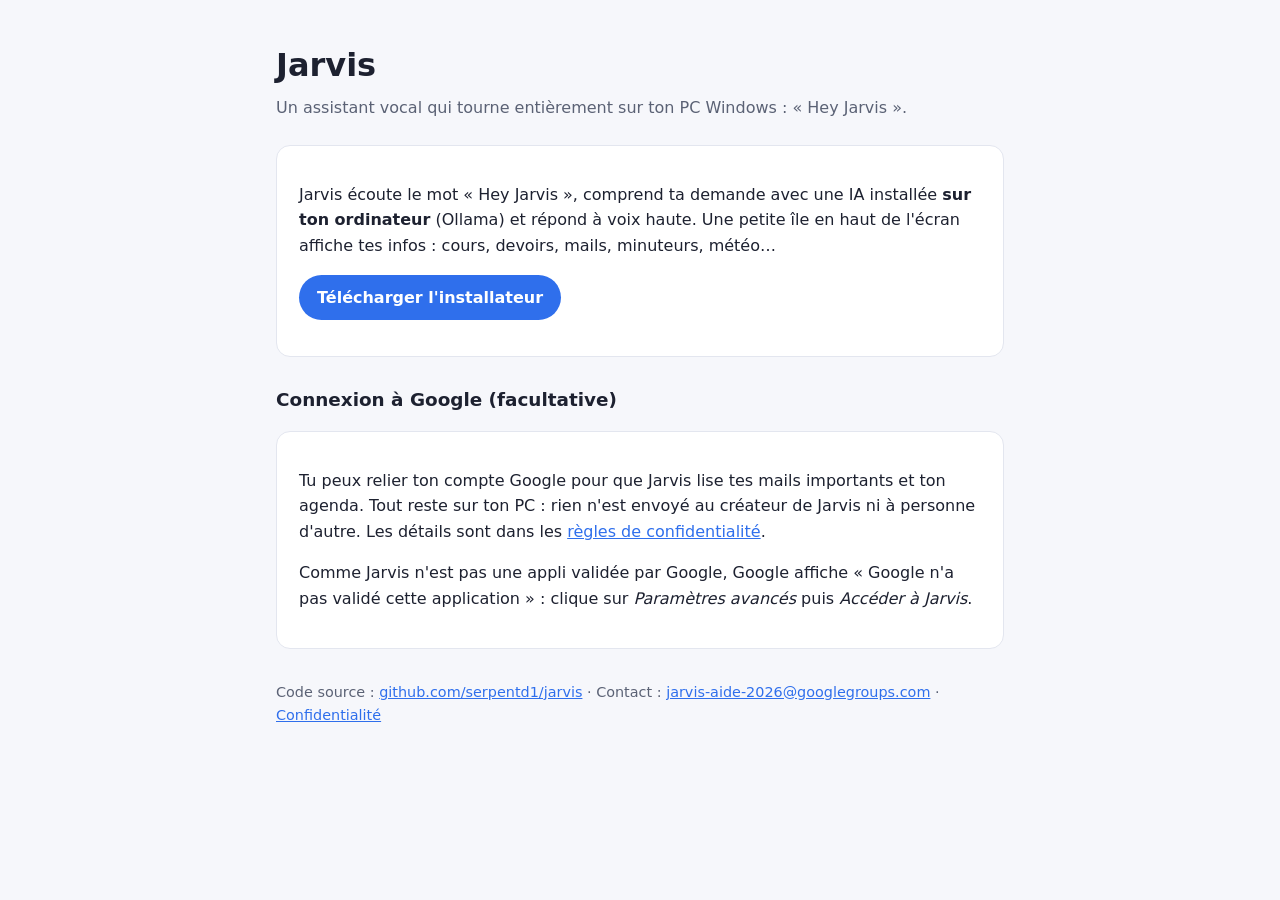
<file: docs/index.html>
<!doctype html>
<html lang="fr">
<head>
<meta charset="utf-8"><meta name="viewport" content="width=device-width,initial-scale=1">
<title>Jarvis</title>
<meta name="description" content="Jarvis, assistant vocal qui fonctionne entièrement sur ton PC Windows.">
<link rel="stylesheet" href="style.css">
</head>
<body><main>
<h1>Jarvis</h1>
<p class="sous">Un assistant vocal qui tourne entièrement sur ton PC Windows : « Hey Jarvis ».</p>
<div class="carte">
<p>Jarvis écoute le mot « Hey Jarvis », comprend ta demande avec une IA installée <strong>sur ton ordinateur</strong> (Ollama) et répond à voix haute. Une petite île en haut de l'écran affiche tes infos : cours, devoirs, mails, minuteurs, météo…</p>
<p><a class="bouton" href="https://github.com/serpentd1/jarvis/releases/latest">Télécharger l'installateur</a></p>
</div>
<h2>Connexion à Google (facultative)</h2>
<div class="carte">
<p>Tu peux relier ton compte Google pour que Jarvis lise tes mails importants et ton agenda. Tout reste sur ton PC : rien n'est envoyé au créateur de Jarvis ni à personne d'autre. Les détails sont dans les <a href="confidentialite.html">règles de confidentialité</a>.</p>
<p>Comme Jarvis n'est pas une appli validée par Google, Google affiche « Google n'a pas validé cette application » : clique sur <em>Paramètres avancés</em> puis <em>Accéder à Jarvis</em>.</p>
</div>
<footer>Code source : <a href="https://github.com/serpentd1/jarvis">github.com/serpentd1/jarvis</a> · Contact : <a href="mailto:jarvis-aide-2026@googlegroups.com">jarvis-aide-2026@googlegroups.com</a> · <a href="confidentialite.html">Confidentialité</a></footer>
</main></body>
</html>
</file>
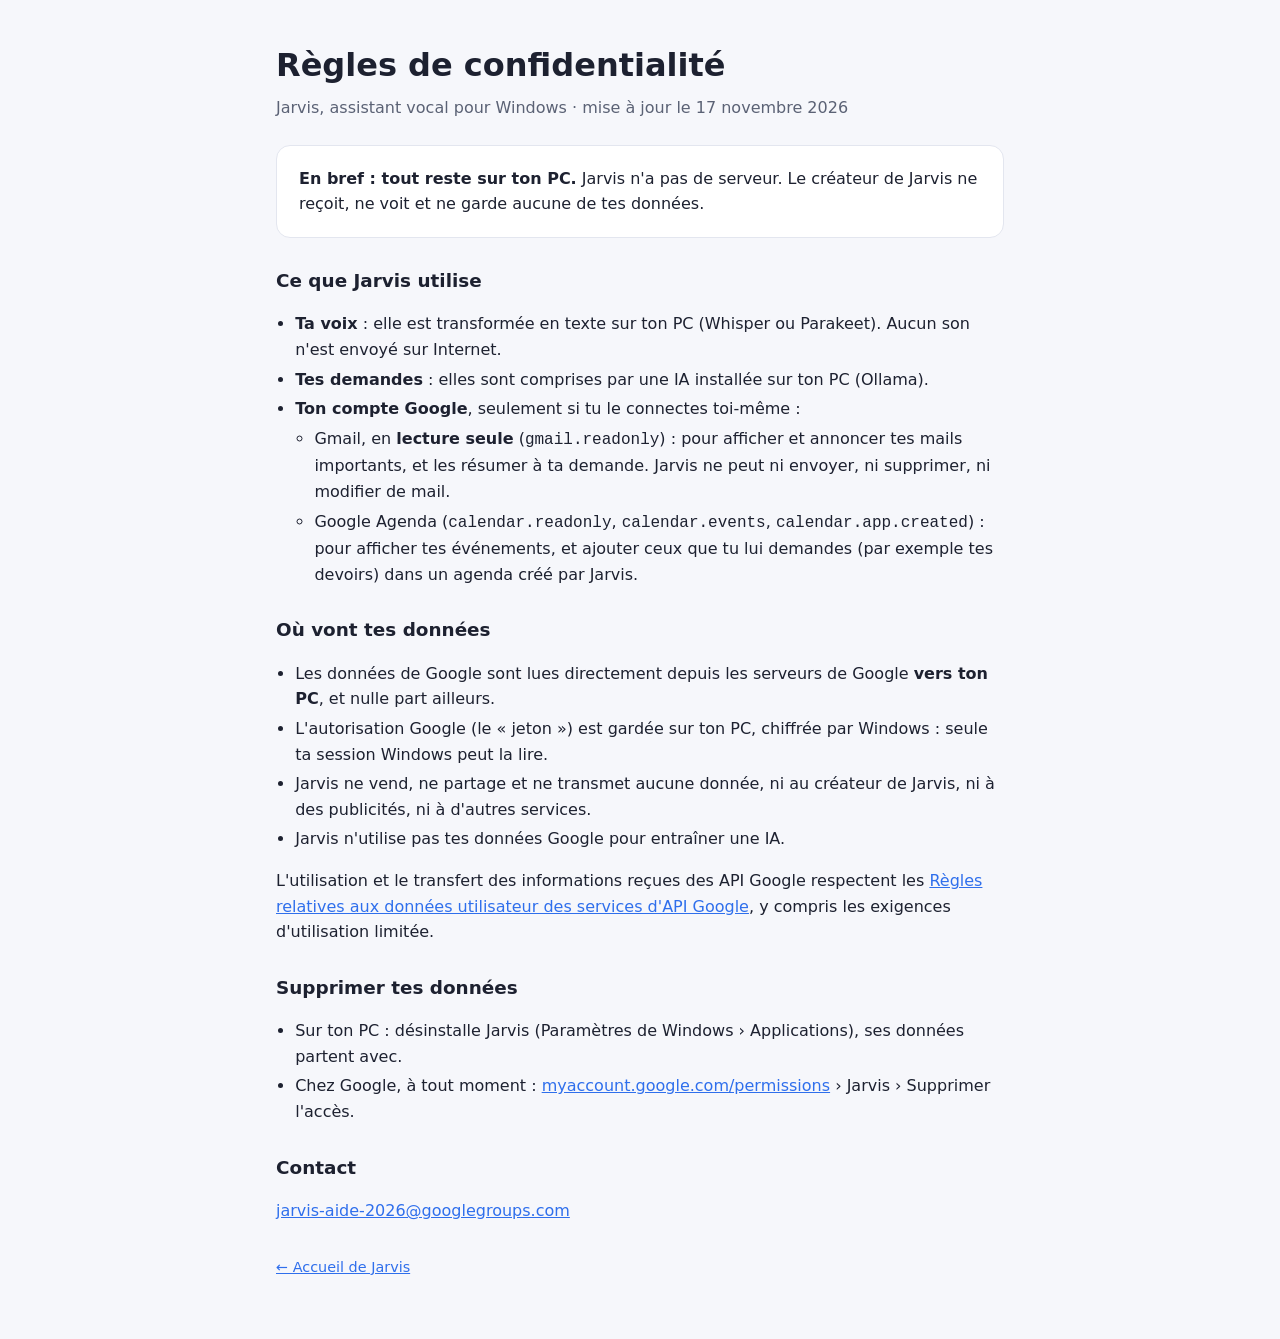
<file: docs/confidentialite.html>
<!doctype html>
<html lang="fr">
<head>
<meta charset="utf-8"><meta name="viewport" content="width=device-width,initial-scale=1">
<title>Confidentialité de Jarvis</title>
<meta name="description" content="Règles de confidentialité de Jarvis : tes données restent sur ton PC.">
<link rel="stylesheet" href="style.css">
</head>
<body><main>
<h1>Règles de confidentialité</h1>
<p class="sous">Jarvis, assistant vocal pour Windows · mise à jour le 17 novembre 2026</p>
<div class="carte"><strong>En bref : tout reste sur ton PC.</strong> Jarvis n'a pas de serveur. Le créateur de Jarvis ne reçoit, ne voit et ne garde aucune de tes données.</div>

<h2>Ce que Jarvis utilise</h2>
<ul>
<li><strong>Ta voix</strong> : elle est transformée en texte sur ton PC (Whisper ou Parakeet). Aucun son n'est envoyé sur Internet.</li>
<li><strong>Tes demandes</strong> : elles sont comprises par une IA installée sur ton PC (Ollama).</li>
<li><strong>Ton compte Google</strong>, seulement si tu le connectes toi-même :
<ul>
<li>Gmail, en <strong>lecture seule</strong> (<code>gmail.readonly</code>) : pour afficher et annoncer tes mails importants, et les résumer à ta demande. Jarvis ne peut ni envoyer, ni supprimer, ni modifier de mail.</li>
<li>Google Agenda (<code>calendar.readonly</code>, <code>calendar.events</code>, <code>calendar.app.created</code>) : pour afficher tes événements, et ajouter ceux que tu lui demandes (par exemple tes devoirs) dans un agenda créé par Jarvis.</li>
</ul></li>
</ul>

<h2>Où vont tes données</h2>
<ul>
<li>Les données de Google sont lues directement depuis les serveurs de Google <strong>vers ton PC</strong>, et nulle part ailleurs.</li>
<li>L'autorisation Google (le « jeton ») est gardée sur ton PC, chiffrée par Windows : seule ta session Windows peut la lire.</li>
<li>Jarvis ne vend, ne partage et ne transmet aucune donnée, ni au créateur de Jarvis, ni à des publicités, ni à d'autres services.</li>
<li>Jarvis n'utilise pas tes données Google pour entraîner une IA.</li>
</ul>
<p>L'utilisation et le transfert des informations reçues des API Google respectent les <a href="https://developers.google.com/terms/api-services-user-data-policy">Règles relatives aux données utilisateur des services d'API Google</a>, y compris les exigences d'utilisation limitée.</p>

<h2>Supprimer tes données</h2>
<ul>
<li>Sur ton PC : désinstalle Jarvis (Paramètres de Windows › Applications), ses données partent avec.</li>
<li>Chez Google, à tout moment : <a href="https://myaccount.google.com/permissions">myaccount.google.com/permissions</a> › Jarvis › Supprimer l'accès.</li>
</ul>

<h2>Contact</h2>
<p><a href="mailto:jarvis-aide-2026@googlegroups.com">jarvis-aide-2026@googlegroups.com</a></p>
<footer><a href="index.html">← Accueil de Jarvis</a></footer>
</main></body>
</html>
</file>
<file: docs/style.css>
:root{--fond:#f6f7fb;--carte:#fff;--texte:#1d2130;--doux:#5b6275;--accent:#2f6fec;--bord:#e3e6ef}
@media (prefers-color-scheme:dark){:root{--fond:#0f1117;--carte:#181b24;--texte:#e8eaf0;--doux:#9aa1b2;--accent:#6c9bff;--bord:#2a2f3c}}
*{box-sizing:border-box}
body{margin:0;background:var(--fond);color:var(--texte);font:16px/1.6 system-ui,-apple-system,"Segoe UI",sans-serif}
main{max-width:760px;margin:0 auto;padding:40px 16px 64px}
h1{font-size:2rem;margin:0 0 4px}h2{font-size:1.15rem;margin:28px 0 8px}
.sous{color:var(--doux);margin:0 0 24px}
.carte{background:var(--carte);border:1px solid var(--bord);border-radius:14px;padding:20px 22px;margin:16px 0}
a{color:var(--accent)}ul{padding-left:1.2em}li{margin:4px 0}
.bouton{display:inline-block;background:var(--accent);color:#fff;text-decoration:none;padding:10px 18px;border-radius:999px;font-weight:600}
footer{color:var(--doux);font-size:.9rem;margin-top:32px}
</file>
